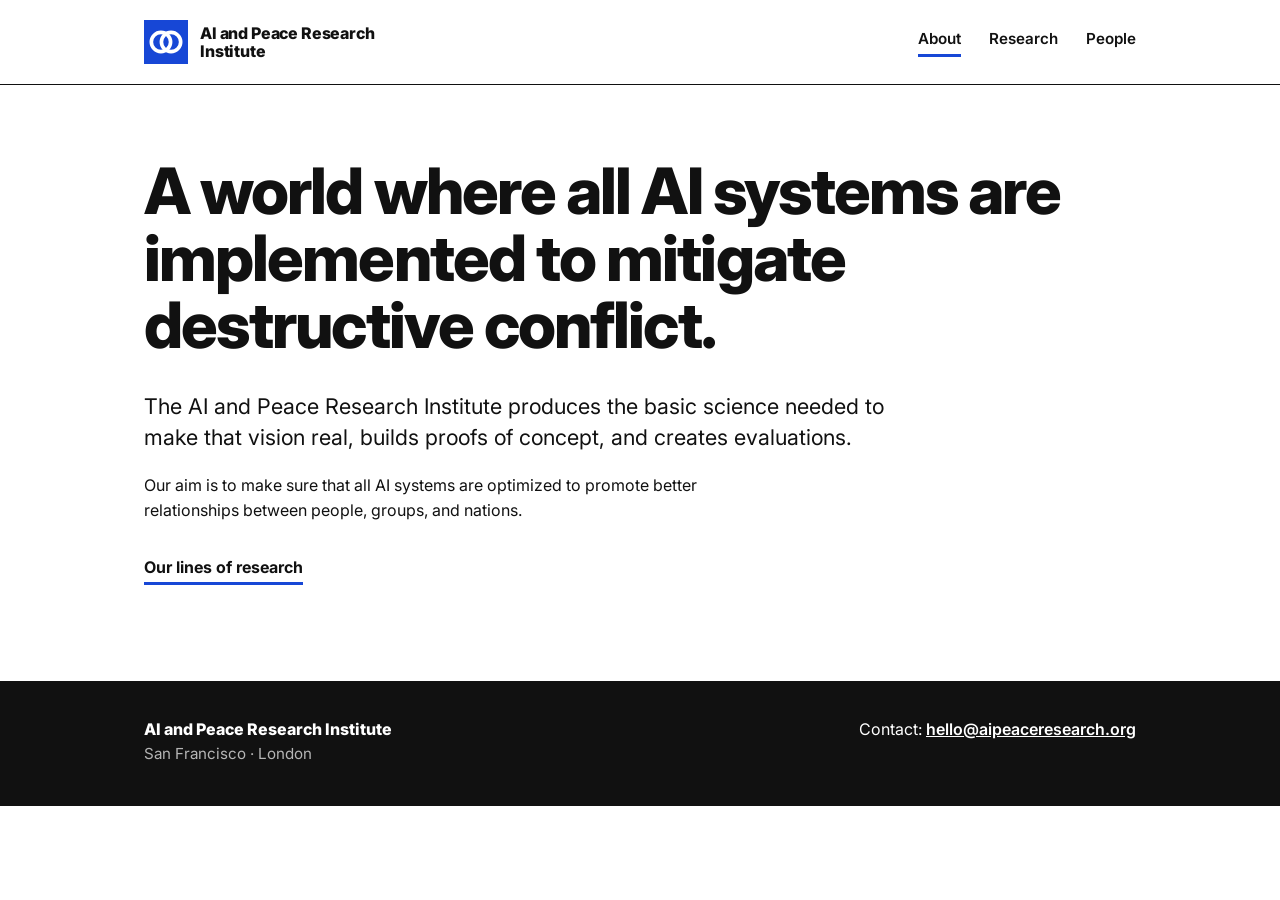
<file: index.html>
<!doctype html>
<html lang="en">
<head>
<meta charset="utf-8">
<meta name="viewport" content="width=device-width, initial-scale=1">
<title>AI and Peace Research Institute</title>
<meta name="description" content="The AI and Peace Research Institute works toward a world where all AI systems are implemented to mitigate destructive conflict.">
<link rel="icon" href="logo.svg" type="image/svg+xml">
<link rel="preconnect" href="https://fonts.googleapis.com">
<link rel="preconnect" href="https://fonts.gstatic.com" crossorigin>
<link href="https://fonts.googleapis.com/css2?family=Inter:wght@400;600;700;800&display=swap" rel="stylesheet">
<link rel="stylesheet" href="style.css">
</head>
<body>
<header><div class="wrap">
<a class="brand" href="index.html"><img src="logo.svg" alt=""><span>AI and Peace Research Institute</span></a>
<nav><a href="index.html" aria-current="page">About</a><a href="research.html">Research</a><a href="people.html">People</a></nav>
</div></header>
<main><div class="wrap">
<h1>A world where all AI systems are implemented to mitigate destructive conflict.</h1>
<p class="lead">The AI and Peace Research Institute produces the basic science needed to make that vision real, builds proofs of concept, and creates evaluations.</p>
<p>Our aim is to make sure that all AI systems are optimized to promote better relationships between people, groups, and nations.</p>
<a class="more" href="research.html">Our lines of research</a>
</div></main>
<footer><div class="wrap">
<div><strong>AI and Peace Research Institute</strong><br><span class="loc">San Francisco &middot; London</span></div>
<span>Contact: <a href="mailto:hello@aipeaceresearch.org">hello@aipeaceresearch.org</a></span>
</div></footer>
</body>
</html>
</file>
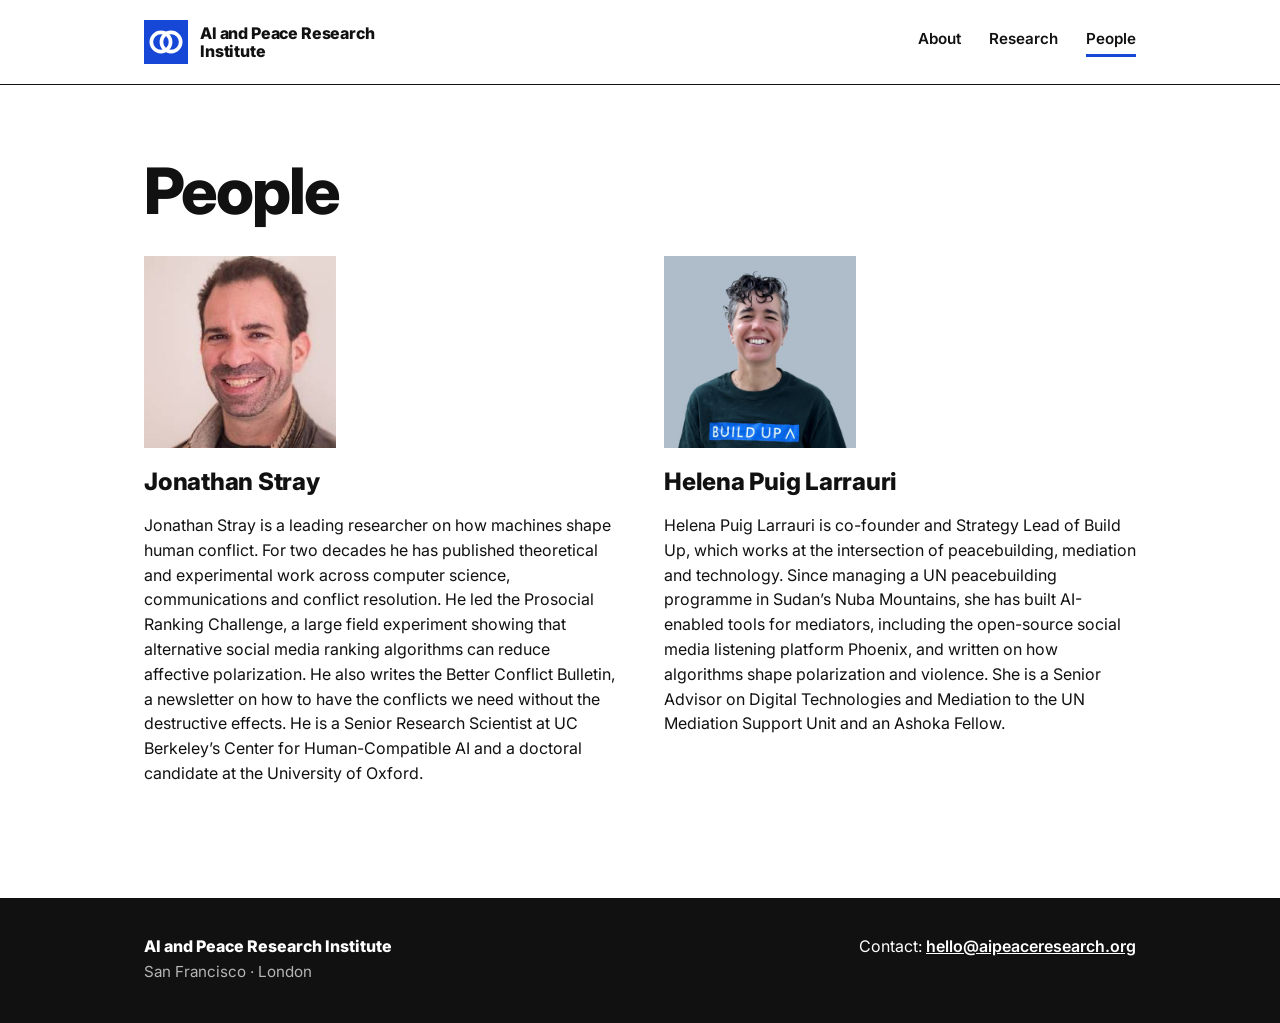
<file: people.html>
<!doctype html>
<html lang="en">
<head>
<meta charset="utf-8">
<meta name="viewport" content="width=device-width, initial-scale=1">
<title>People | AI and Peace Research Institute</title>
<meta name="description" content="The AI and Peace Research Institute works toward a world where all AI systems are implemented to mitigate destructive conflict.">
<link rel="icon" href="logo.svg" type="image/svg+xml">
<link rel="preconnect" href="https://fonts.googleapis.com">
<link rel="preconnect" href="https://fonts.gstatic.com" crossorigin>
<link href="https://fonts.googleapis.com/css2?family=Inter:wght@400;600;700;800&display=swap" rel="stylesheet">
<link rel="stylesheet" href="style.css">
</head>
<body>
<header><div class="wrap">
<a class="brand" href="index.html"><img src="logo.svg" alt=""><span>AI and Peace Research Institute</span></a>
<nav><a href="index.html">About</a><a href="research.html">Research</a><a href="people.html" aria-current="page">People</a></nav>
</div></header>
<main><div class="wrap">
<h1>People</h1>
<div class="people">
<div class="person">
<img src="jonathan.jpg" alt="Jonathan Stray">
<h2>Jonathan Stray</h2>
<p>Jonathan Stray is a leading researcher on how machines shape human conflict. For two decades he has published theoretical and experimental work across computer science, communications and conflict resolution. He led the Prosocial Ranking Challenge, a large field experiment showing that alternative social media ranking algorithms can reduce affective polarization. He also writes the Better Conflict Bulletin, a newsletter on how to have the conflicts we need without the destructive effects. He is a Senior Research Scientist at UC Berkeley&rsquo;s Center for Human-Compatible AI and a doctoral candidate at the University of Oxford.</p>
</div>
<div class="person">
<img src="helena.jpg" alt="Helena Puig Larrauri">
<h2>Helena Puig Larrauri</h2>
<p>Helena Puig Larrauri is co-founder and Strategy Lead of Build Up, which works at the intersection of peacebuilding, mediation and technology. Since managing a UN peacebuilding programme in Sudan&rsquo;s Nuba Mountains, she has built AI-enabled tools for mediators, including the open-source social media listening platform Phoenix, and written on how algorithms shape polarization and violence. She is a Senior Advisor on Digital Technologies and Mediation to the UN Mediation Support Unit and an Ashoka Fellow.</p>
</div>
</div>
</div></main>
<footer><div class="wrap">
<div><strong>AI and Peace Research Institute</strong><br><span class="loc">San Francisco &middot; London</span></div>
<span>Contact: <a href="mailto:hello@aipeaceresearch.org">hello@aipeaceresearch.org</a></span>
</div></footer>
</body>
</html>
</file>
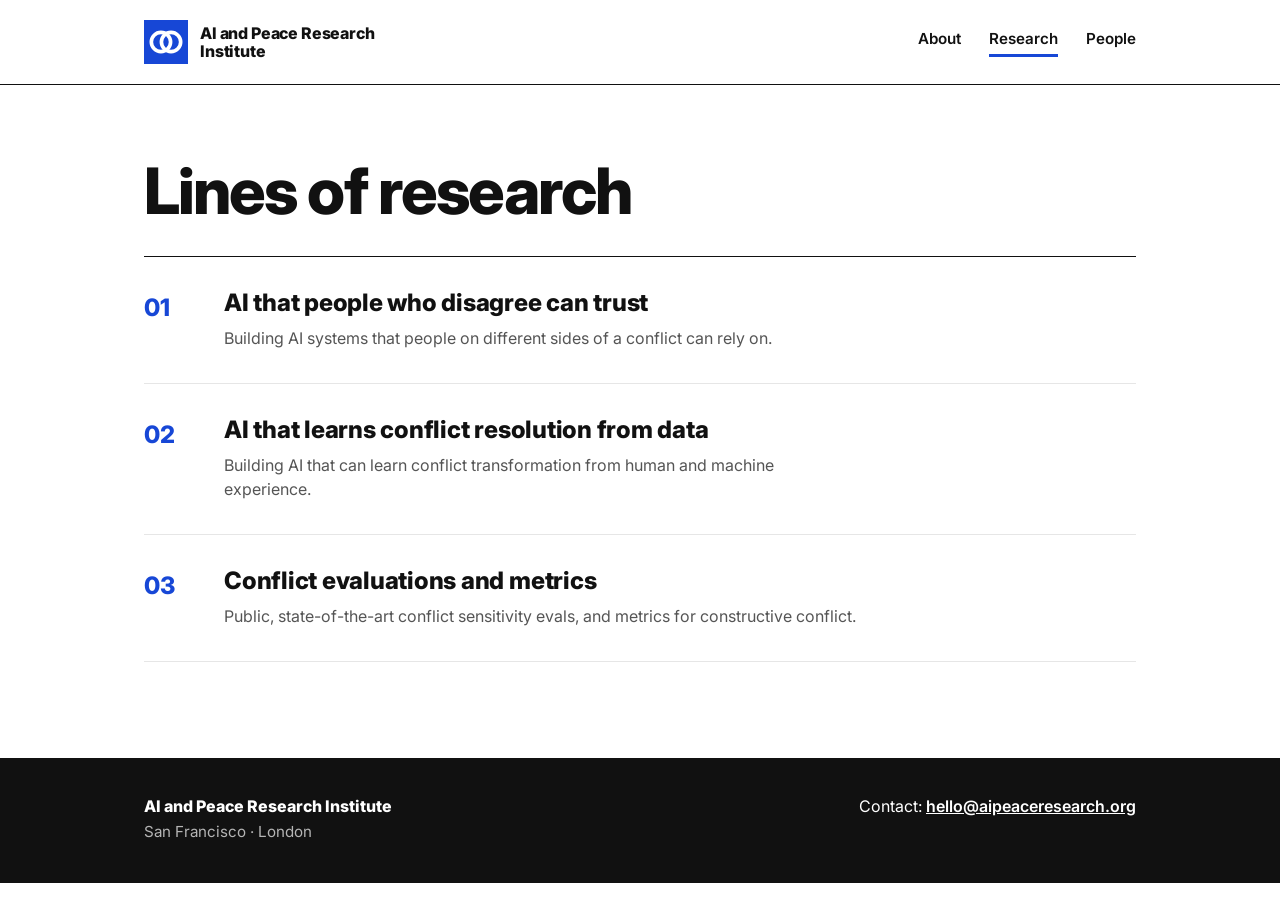
<file: research.html>
<!doctype html>
<html lang="en">
<head>
<meta charset="utf-8">
<meta name="viewport" content="width=device-width, initial-scale=1">
<title>Research | AI and Peace Research Institute</title>
<meta name="description" content="The AI and Peace Research Institute works toward a world where all AI systems are implemented to mitigate destructive conflict.">
<link rel="icon" href="logo.svg" type="image/svg+xml">
<link rel="preconnect" href="https://fonts.googleapis.com">
<link rel="preconnect" href="https://fonts.gstatic.com" crossorigin>
<link href="https://fonts.googleapis.com/css2?family=Inter:wght@400;600;700;800&display=swap" rel="stylesheet">
<link rel="stylesheet" href="style.css">
</head>
<body>
<header><div class="wrap">
<a class="brand" href="index.html"><img src="logo.svg" alt=""><span>AI and Peace Research Institute</span></a>
<nav><a href="index.html">About</a><a href="research.html" aria-current="page">Research</a><a href="people.html">People</a></nav>
</div></header>
<main><div class="wrap">
<h1>Lines of research</h1>
<ol class="research">
<li><div><h2>AI that people who disagree can trust</h2><p>Building AI systems that people on different sides of a conflict can rely on.</p></div></li>
<li><div><h2>AI that learns conflict resolution from data</h2><p>Building AI that can learn conflict transformation from human and machine experience.</p></div></li>
<li><div><h2>Conflict evaluations and metrics</h2><p>Public, state-of-the-art conflict sensitivity evals, and metrics for constructive conflict.</p></div></li>
</ol>
</div></main>
<footer><div class="wrap">
<div><strong>AI and Peace Research Institute</strong><br><span class="loc">San Francisco &middot; London</span></div>
<span>Contact: <a href="mailto:hello@aipeaceresearch.org">hello@aipeaceresearch.org</a></span>
</div></footer>
</body>
</html>
</file>
<file: style.css>
:root{--ink:#111;--muted:#555;--accent:#1747d6;--bg:#fff;--line:#e6e6e6;--tint:#eef2fd}
*{box-sizing:border-box}
body{margin:0;font-family:"Inter",system-ui,-apple-system,"Helvetica Neue",Arial,sans-serif;color:var(--ink);background:var(--bg);line-height:1.55;-webkit-font-smoothing:antialiased}
a{color:var(--accent)}
.wrap{max-width:1040px;margin:0 auto;padding:0 24px}
header{border-bottom:1px solid var(--ink)}
header .wrap{display:flex;flex-wrap:wrap;align-items:center;justify-content:space-between;gap:16px;padding-top:20px;padding-bottom:20px}
.brand{display:flex;align-items:center;gap:12px;color:var(--ink);text-decoration:none}
.brand img{width:44px;height:44px}
.brand span{font-weight:800;font-size:1rem;line-height:1.15;letter-spacing:-.01em;max-width:13em}
nav{display:flex;gap:28px}
nav a{font-weight:600;font-size:.95rem;color:var(--ink);text-decoration:none;padding-bottom:3px;border-bottom:3px solid transparent}
nav a:hover,nav a[aria-current]{border-bottom-color:var(--accent)}
main{padding:72px 0 96px}
h1{font-size:clamp(2.2rem,5.5vw,4rem);line-height:1.05;letter-spacing:-.03em;font-weight:800;margin:0 0 32px;max-width:17em}
h2{font-size:1.5rem;line-height:1.2;letter-spacing:-.01em;font-weight:800;margin:0 0 8px}
.lead{font-size:1.35rem;line-height:1.45;max-width:36em;margin:0 0 20px}
p{max-width:40em}
.more{display:inline-block;margin-top:16px;font-weight:700;text-decoration:none;border-bottom:3px solid var(--accent);color:var(--ink);padding-bottom:2px}
.people{display:grid;grid-template-columns:repeat(auto-fit,minmax(280px,1fr));gap:48px;margin-top:16px}
.person img{width:192px;max-width:100%;aspect-ratio:1;object-fit:cover;background:var(--line);display:block;margin-bottom:20px}
.placeholder{background:#fff3b0;padding:0 4px}
ol.research{list-style:none;padding:0;margin:0;counter-reset:r;border-top:1px solid var(--ink)}
ol.research li{counter-increment:r;display:grid;grid-template-columns:72px 1fr;gap:8px;padding:32px 0;border-bottom:1px solid var(--line)}
ol.research li::before{content:"0" counter(r);font-weight:800;font-size:1.5rem;color:var(--accent)}
ol.research p{margin:0;color:var(--muted)}
footer{background:var(--ink);color:#fff}
footer .wrap{padding-top:36px;padding-bottom:40px;display:flex;flex-wrap:wrap;gap:12px 40px;align-items:baseline;justify-content:space-between}
footer strong{font-weight:800}
footer .loc{color:#b5b5b5;font-size:.95rem}
footer a{color:#fff;font-weight:600}
@media (max-width:600px){nav{gap:18px}main{padding:48px 0 64px}ol.research li{grid-template-columns:48px 1fr}}
</file>
